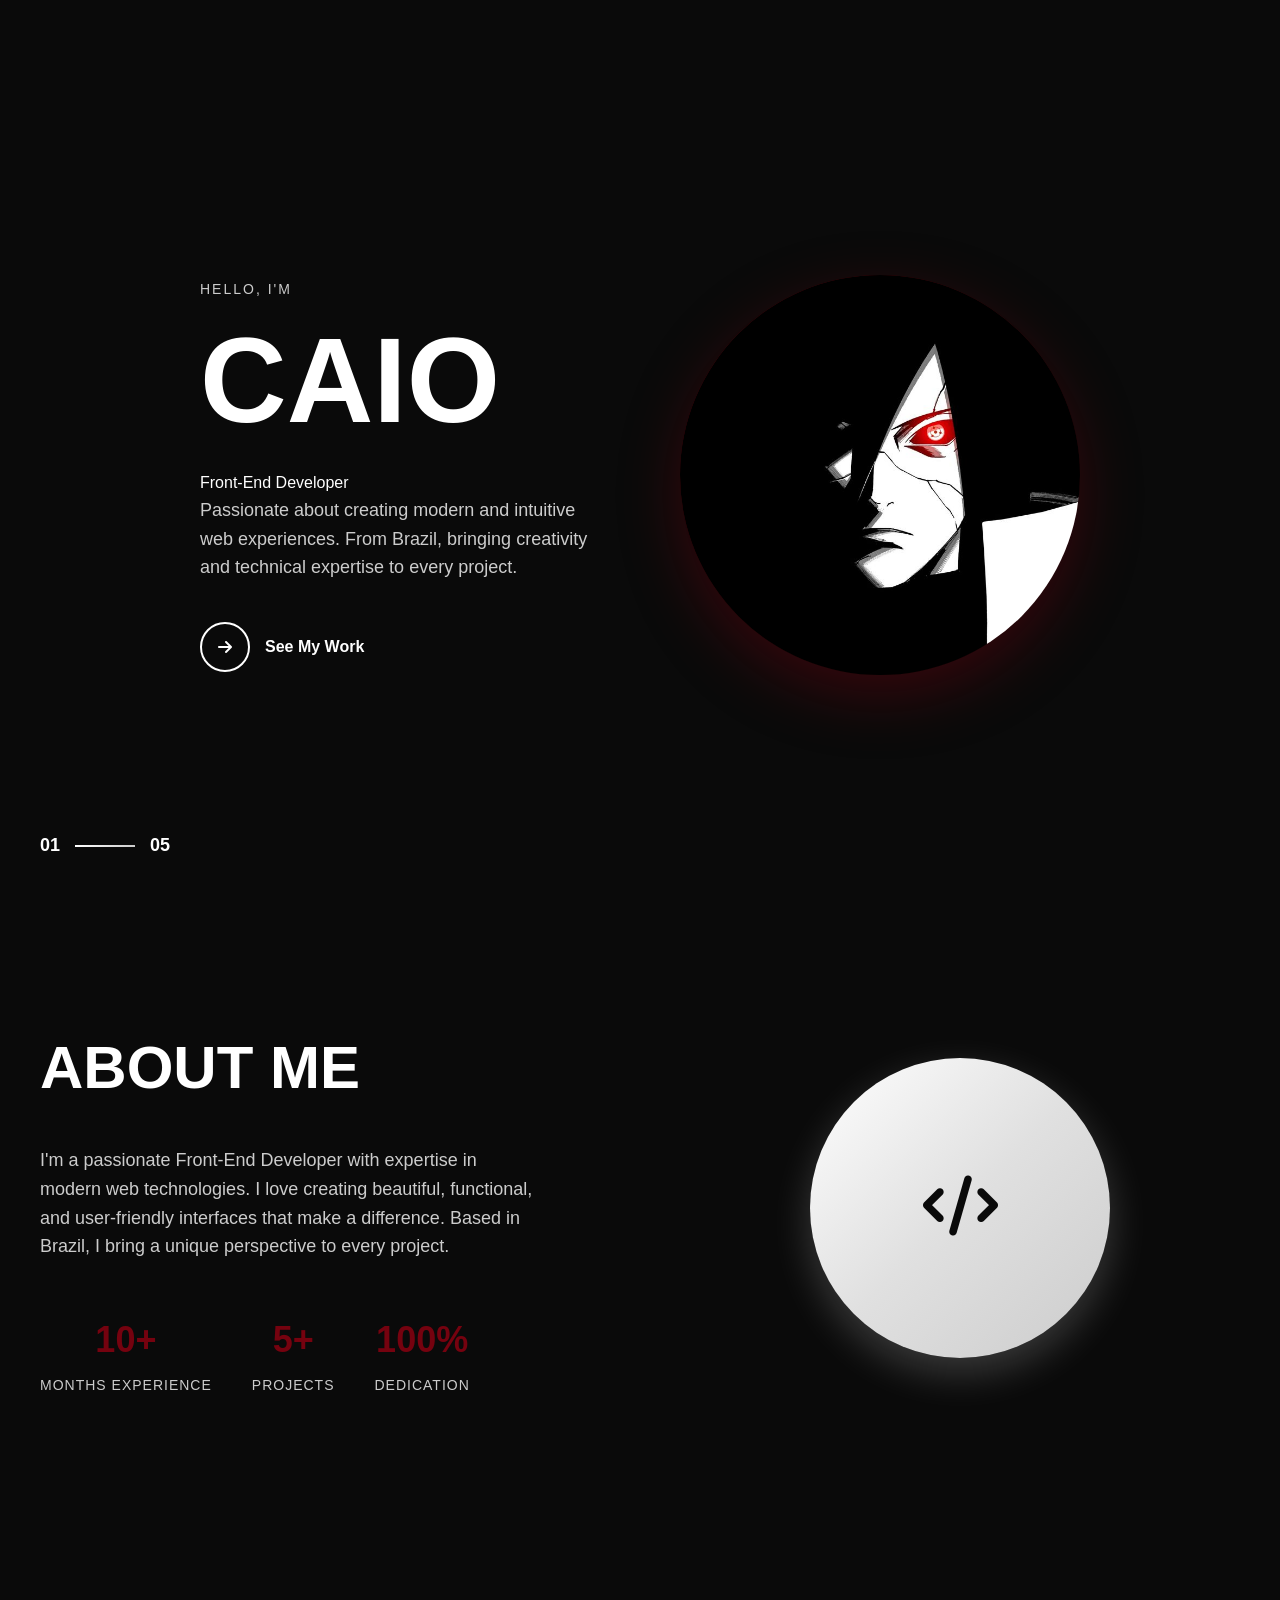
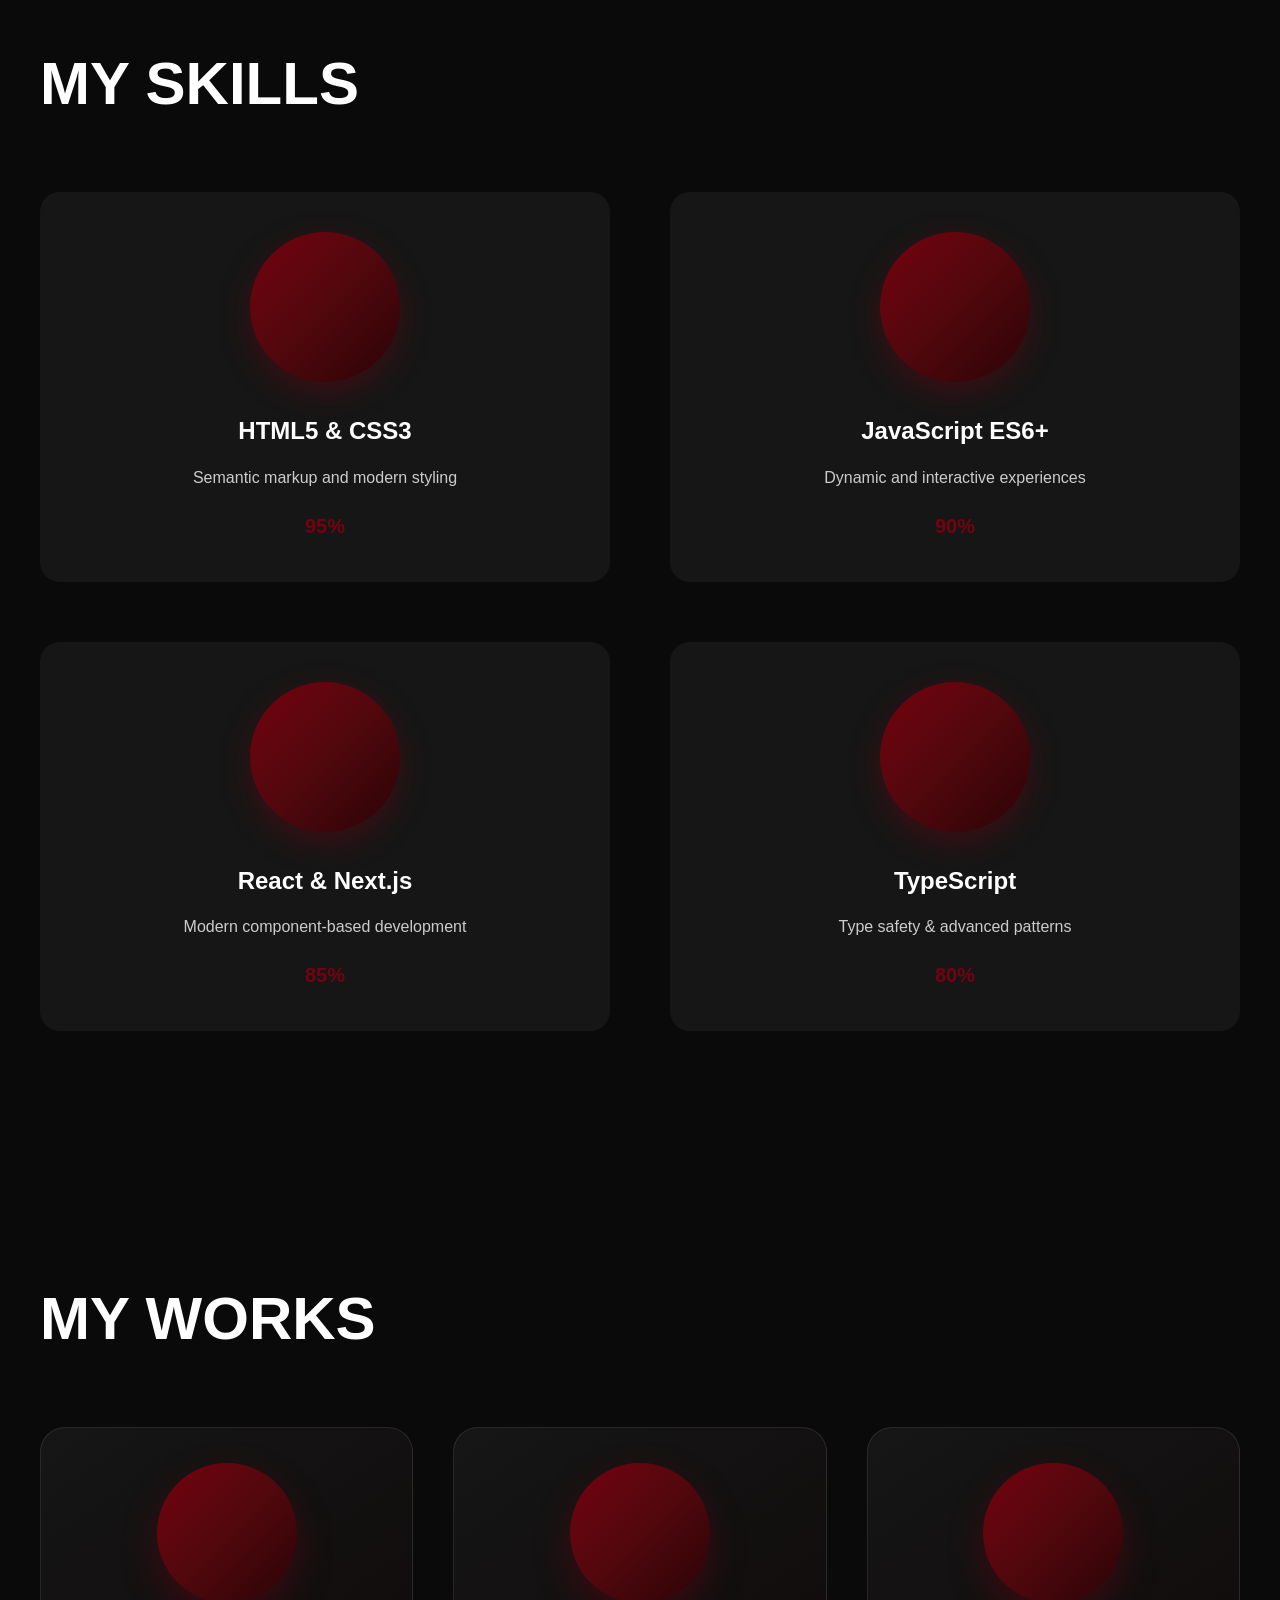
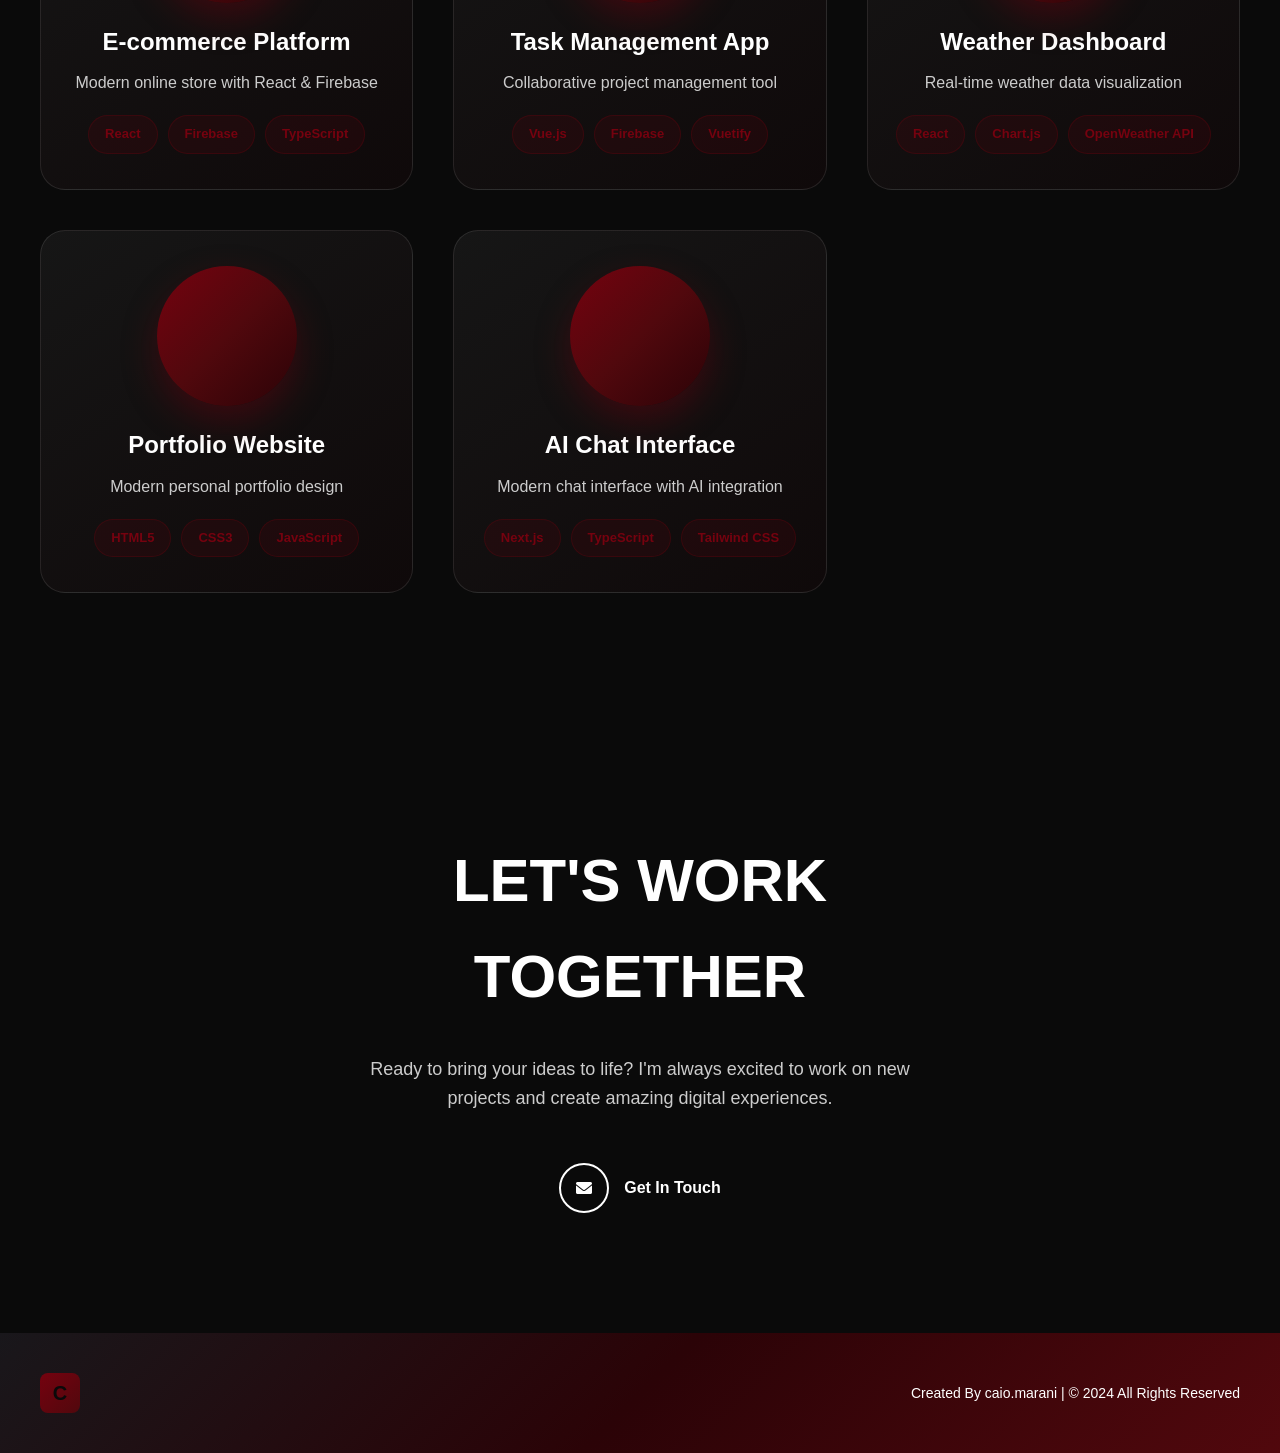
<file: index.html>
<!DOCTYPE html>
<html lang="pt-BR">
<head>
    <meta charset="UTF-8">
    <meta name="viewport" content="width=device-width, initial-scale=1.0">
    <title>Caio Marani - Portfolio</title>
    <link rel="stylesheet" href="css/style.css">
    <link rel="stylesheet" href="https://cdnjs.cloudflare.com/ajax/libs/font-awesome/6.0.0/css/all.min.css">
    <script src="js/script.js" defer></script>
</head>
<body>
    <!-- Header -->
    <header class="header">
        <div class="container">
            <div class="nav-content">
                <div class="logo">
                    <div class="logo-icon">CM</div>
                </div>
                <nav class="nav-links">
                    <a href="#home" class="nav-link active" data-translate="nav.home">HOME</a>
                    <a href="#about" class="nav-link" data-translate="nav.about">ABOUT</a>
                    <a href="#skills" class="nav-link" data-translate="nav.skills">SKILLS</a>
                    <a href="#works" class="nav-link" data-translate="nav.works">WORKS</a>
                    <a href="#contact" class="nav-link" data-translate="nav.contact">CONTACT</a>
                </nav>
                <div class="nav-buttons">
                    <button class="language-toggle" id="languageToggle">
                        <span class="language-icon">🇧🇷</span>
                    </button>
                    <button class="theme-toggle" id="themeToggle">
                        <span class="theme-icon">🌙</span>
                    </button>
                </div>
            </div>
        </div>
    </header>

    <!-- Hero Section -->
    <section id="home" class="hero-section">
        <div class="container">
            <div class="hero-content">
                <div class="hero-text">
                    <p class="hero-subtitle" data-translate="hero.subtitle">HELLO, I'M</p>
                    <h1 class="hero-title">CAIO</h1>
                    <p class="hero-role" data-translate="hero.role">Full Front-End Developer</p>
                    <p class="hero-description" data-translate="hero.description">
                        Passionate about creating modern and intuitive web experiences with cutting-edge front-end technologies. 
                        From Brazil, bringing creativity and technical expertise to every project.
                    </p>
                    <button class="cta-button">
                        <div class="button-circle">
                            <i class="fas fa-arrow-right"></i>
                        </div>
                        <span data-translate="hero.cta">See My Work</span>
                    </button>
                </div>
                <div class="hero-visual">
                    <div class="red-circle">
                        <img src="img/profile.jpg" alt="Caio Marani" class="hero-profile-photo">
                    </div>
                </div>
            </div>
        </div>
        
        <!-- Pagination -->
        <div class="pagination">
            <span class="current-page">01</span>
            <div class="pagination-line"></div>
            <span class="total-pages">05</span>
        </div>
    </section>

    <!-- About Section -->
    <section id="about" class="about-section">
        <div class="container">
            <div class="about-content">
                <div class="about-text">
                    <h2 class="section-title" data-translate="about.title">About Me</h2>
                    <p class="about-description" data-translate="about.description">
                        I'm a passionate Full Front-End Developer with expertise in modern web technologies and advanced front-end frameworks. 
                        I love creating beautiful, functional, and user-friendly interfaces that make a difference.
                        Based in Brazil, I bring a unique perspective to every project.
                    </p>
                    <div class="design-stats">
                        <div class="stat-item">
                            <span class="stat-number">10+</span>
                            <span class="stat-label" data-translate="about.stats.experience">Months Experience</span>
                        </div>
                        <div class="stat-item">
                            <span class="stat-number">5+</span>
                            <span class="stat-label" data-translate="about.stats.projects">Projects</span>
                        </div>
                        <div class="stat-item">
                            <span class="stat-number">100%</span>
                            <span class="stat-label" data-translate="about.stats.dedication">Dedication</span>
                        </div>
                    </div>
                </div>
                <div class="about-visual">
                    <div class="design-circle">
                        <div class="design-icon">
                            <i class="fas fa-code"></i>
                        </div>
                    </div>
                </div>
            </div>
        </div>
    </section>

    <!-- Skills Section -->
    <section id="skills" class="skills-section">
        <div class="container">
            <h2 class="section-title" data-translate="skills.title">My Skills</h2>
            <div class="skills-grid">
                <div class="skill-item">
                    <div class="skill-visual">
                        <div class="skill-circle"></div>
                    </div>
                    <h3>HTML5 & CSS3</h3>
                    <p data-translate="skills.html.description">Semantic markup, CSS Grid, Flexbox & Animations</p>
                    <div class="skill-level">
                        <span class="skill-percentage">95%</span>
                    </div>
                </div>
                <div class="skill-item">
                    <div class="skill-visual">
                        <div class="skill-circle"></div>
                    </div>
                    <h3>JavaScript ES6+</h3>
                    <p data-translate="skills.js.description">Modern JS, Async/Await, Modules & APIs</p>
                    <div class="skill-level">
                        <span class="skill-percentage">90%</span>
                    </div>
                </div>
                <div class="skill-item">
                    <div class="skill-visual">
                        <div class="skill-circle"></div>
                    </div>
                    <h3>React & Next.js</h3>
                    <p data-translate="skills.react.description">Hooks, Context, SSR & Performance</p>
                    <div class="skill-level">
                        <span class="skill-percentage">85%</span>
                    </div>
                </div>
                <div class="skill-item">
                    <div class="skill-visual">
                        <div class="skill-circle"></div>
                    </div>
                    <h3>TypeScript</h3>
                    <p data-translate="skills.typescript.description">Type safety & advanced patterns</p>
                    <div class="skill-level">
                        <span class="skill-percentage">80%</span>
                    </div>
                </div>
            </div>
        </div>
    </section>

    <!-- Works Section -->
    <section id="works" class="works-section">
        <div class="container">
            <h2 class="section-title" data-translate="works.title">My Works</h2>
            <div class="works-grid">
                <div class="work-card" data-project="1">
                    <div class="work-preview">
                        <div class="work-image">
                            <div class="work-circle"></div>
                        </div>
                        <h3>E-commerce Platform</h3>
                        <p>Modern online store with React & Firebase</p>
                        <div class="work-tech">
                            <span>React</span>
                            <span>Firebase</span>
                            <span>TypeScript</span>
                        </div>
                    </div>
                </div>

                <div class="work-card" data-project="2">
                    <div class="work-preview">
                        <div class="work-image">
                            <div class="work-circle"></div>
                        </div>
                        <h3>Task Management App</h3>
                        <p>Collaborative project management tool</p>
                        <div class="work-tech">
                            <span>Vue.js</span>
                            <span>Firebase</span>
                            <span>Vuetify</span>
                        </div>
                    </div>
                </div>

                <div class="work-card" data-project="3">
                    <div class="work-preview">
                        <div class="work-image">
                            <div class="work-circle"></div>
                        </div>
                        <h3>Weather Dashboard</h3>
                        <p>Real-time weather data visualization</p>
                        <div class="work-tech">
                            <span>React</span>
                            <span>Chart.js</span>
                            <span>OpenWeather API</span>
                        </div>
                    </div>
                </div>

                <div class="work-card" data-project="4">
                    <div class="work-preview">
                        <div class="work-image">
                            <div class="work-circle"></div>
                        </div>
                        <h3>Portfolio Website</h3>
                        <p>Modern personal portfolio design</p>
                        <div class="work-tech">
                            <span>HTML5</span>
                            <span>CSS3</span>
                            <span>JavaScript</span>
                        </div>
                    </div>
                </div>

                <div class="work-card" data-project="5">
                    <div class="work-preview">
                        <div class="work-image">
                            <div class="work-circle"></div>
                        </div>
                        <h3>AI Chat Interface</h3>
                        <p>Modern chat interface with AI integration</p>
                        <div class="work-tech">
                            <span>Next.js</span>
                            <span>TypeScript</span>
                            <span>Tailwind CSS</span>
                        </div>
                    </div>
                </div>
            </div>
        </div>
    </section>

    <!-- Modal Container -->
    <div id="projectModal" class="modal">
        <div class="modal-content">
            <span class="modal-close">&times;</span>
            <div class="modal-body">
                <h3 id="modalTitle"></h3>
                <p id="modalDescription"></p>
                <div class="modal-features">
                    <h4>Key Features:</h4>
                    <ul id="modalFeatures"></ul>
                </div>
                <div class="modal-links">
                    <a href="#" class="modal-link">Live Demo</a>
                    <a href="#" class="modal-link">GitHub</a>
                </div>
            </div>
        </div>
    </div>

    <!-- Contact Modal -->
    <div id="contactModal" class="modal">
        <div class="modal-content contact-modal">
            <span class="modal-close">&times;</span>
            <div class="modal-body">
                <h3>Get In Touch</h3>
                <form id="contactForm" class="contact-form">
                    <div class="form-group">
                        <label for="contactName">Nome</label>
                        <input type="text" id="contactName" name="name" required>
                    </div>
                    <div class="form-group">
                        <label for="contactEmail">Email</label>
                        <input type="email" id="contactEmail" name="email" required>
                    </div>
                    <div class="form-group">
                        <label for="contactMessage">Mensagem</label>
                        <textarea id="contactMessage" name="message" rows="5" required></textarea>
                    </div>
                    <button type="submit" class="contact-submit-btn">
                        <div class="button-circle">
                            <i class="fas fa-paper-plane"></i>
                        </div>
                        <span>Enviar Mensagem</span>
                    </button>
                </form>
            </div>
        </div>
    </div>

    <!-- Contact Section -->
    <section id="contact" class="contact-section">
        <div class="container">
                            <div class="contact-content">
                    <h2 class="section-title" data-translate="contact.title">Let's Work Together</h2>
                    <p class="contact-description" data-translate="contact.description">
                        Ready to bring your ideas to life? I'm always excited to work on new front-end projects 
                        and create amazing digital experiences with cutting-edge technologies.
                    </p>
                    <button class="contact-button" id="contactButton">
                        <div class="button-circle">
                            <i class="fas fa-envelope"></i>
                        </div>
                        <span data-translate="contact.cta">Get In Touch</span>
                    </button>
                </div>
        </div>
    </section>

    <!-- Footer -->
    <footer class="footer">
        <div class="container">
            <div class="footer-content">
                <div class="footer-logo">
                    <div class="logo-icon">C</div>
                </div>
                <p class="footer-text">Created By caio.marani | © 2024 All Rights Reserved</p>
            </div>
        </div>
    </footer>
</body>
</html>
</file>
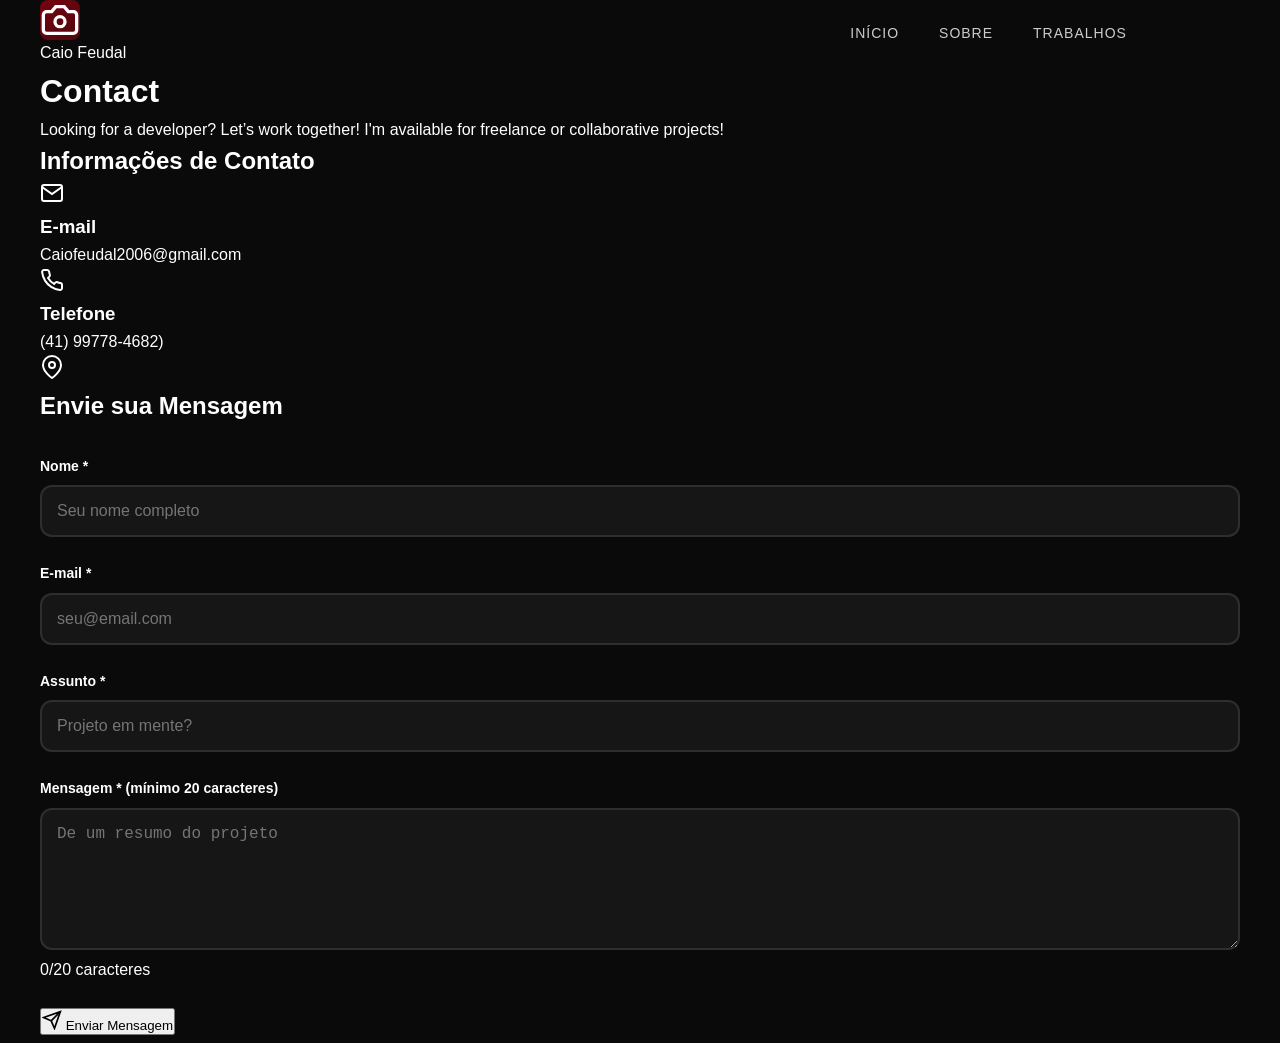
<file: contato.html>
<!DOCTYPE html>
<html lang="pt-BR">
<head>
    <meta charset="UTF-8">
    <meta name="viewport" content="width=device-width, initial-scale=1.0">
    <title>Feudal - Portifolio</title>
    <meta name="description" content="portifolio de Caio Feudal - Front-End Developer">
    <link rel="stylesheet" href="css/style.css">
</head>
<body>
    <div class="page-wrapper">
        <!-- Navigation -->
        <nav class="navbar">
            <div class="container">
                <div class="nav-content">
                    <div class="logo">
                        <svg class="logo-icon" width="32" height="32" viewBox="0 0 24 24" fill="none" stroke="currentColor" stroke-width="2">
                            <path d="M14.5 4h-5L7 7H4a2 2 0 0 0-2 2v9a2 2 0 0 0 2 2h16a2 2 0 0 0 2-2V9a2 2 0 0 0-2-2h-3l-2.5-3z"></path>
                            <circle cx="12" cy="13" r="3"></circle>
                        </svg>
                        <span class="logo-text">Caio Feudal</span>
                    </div>
                    <div class="nav-links">
                        <a href="index.html" class="nav-link">Início</a>
                        <a href="sobre.html" class="nav-link">Sobre</a>
                        <a href="galeria.html" class="nav-link">Trabalhos</a>
                        <a href="contato.html" class="nav-link active">Contato</a>
                    </div>
                </div>
            </div>
        </nav>

        <main class="main-content">
            <!-- Header -->
            <header class="page-header">
                <div class="container">
                    <h1 class="page-title">Contact</h1>
                    <p class="page-description">
                        Looking for a developer? Let’s work together! I'm available for freelance or collaborative projects!
                    </p>
                </div>
            </header>

            <div class="container">
                <div class="contact-grid">
                    <!-- Contact Information -->
                    <section class="contact-info">
                        <div class="contact-card">
                            <h2 class="contact-title">Informações de Contato</h2>
                            
                            <div class="contact-item">
                                <div class="contact-icon blue-gradient">
                                    <svg width="24" height="24" viewBox="0 0 24 24" fill="none" stroke="currentColor" stroke-width="2">
                                        <path d="M4 4h16c1.1 0 2 .9 2 2v12c0 1.1-.9 2-2 2H4c-1.1 0-2-.9-2-2V6c0-1.1.9-2 2-2z"></path>
                                        <polyline points="22,6 12,13 2,6"></polyline>
                                    </svg>
                                </div>
                                <div class="contact-details">
                                    <h3 class="contact-label">E-mail</h3>
                                    <p class="contact-value">Caiofeudal2006@gmail.com</p>
                                </div>
                            </div>

                            <div class="contact-item">
                                <div class="contact-icon purple-gradient">
                                    <svg width="24" height="24" viewBox="0 0 24 24" fill="none" stroke="currentColor" stroke-width="2">
                                        <path d="M22 16.92v3a2 2 0 0 1-2.18 2 19.79 19.79 0 0 1-8.63-3.07 19.5 19.5 0 0 1-6-6 19.79 19.79 0 0 1-3.07-8.67A2 2 0 0 1 4.11 2h3a2 2 0 0 1 2 1.72 12.84 12.84 0 0 0 .7 2.81 2 2 0 0 1-.45 2.11L8.09 9.91a16 16 0 0 0 6 6l1.27-1.27a2 2 0 0 1 2.11-.45 12.84 12.84 0 0 0 2.81.7A2 2 0 0 1 22 16.92z"></path>
                                    </svg>
                                </div>
                                <div class="contact-details">
                                    <h3 class="contact-label">Telefone</h3>
                                    <p class="contact-value">(41) 99778-4682)</p>
                                </div>
                            </div>

                            <div class="contact-item">
                                <div class="contact-icon pink-gradient">
                                    <svg width="24" height="24" viewBox="0 0 24 24" fill="none" stroke="currentColor" stroke-width="2">
                                        <path d="M21 10c0 7-9 13-9 13s-9-6-9-13a9 9 0 0 1 18 0z"></path>
                                        <circle cx="12" cy="10" r="3"></circle>
                                    </svg>
                        </div>
                        </div>
                    </section>

                    <!-- Contact Form -->
                    <section class="contact-form-section">
                        <div class="contact-card">
                            <h2 class="contact-title">Envie sua Mensagem</h2>
                            
                            <!-- Status Messages -->
                            <div id="successMessage" class="message success-message" style="display: none;">
                                <svg class="message-icon" width="24" height="24" viewBox="0 0 24 24" fill="none" stroke="currentColor" stroke-width="2">
                                    <path d="M22 11.08V12a10 10 0 1 1-5.93-9.14"></path>
                                    <polyline points="22,4 12,14.01 9,11.01"></polyline>
                                </svg>
                                <div>
                                    <h4 class="message-title">Mensagem enviada com sucesso!</h4>
                                    <p class="message-text">Entrarei em contato em breve.</p>
                                </div>
                            </div>

                            <div id="errorMessage" class="message error-message" style="display: none;">
                                <svg class="message-icon" width="24" height="24" viewBox="0 0 24 24" fill="none" stroke="currentColor" stroke-width="2">
                                    <circle cx="12" cy="12" r="10"></circle>
                                    <line x1="15" y1="9" x2="9" y2="15"></line>
                                    <line x1="9" y1="9" x2="15" y2="15"></line>
                                </svg>
                                <div>
                                    <h4 class="message-title">Erro ao enviar mensagem</h4>
                                    <p class="message-text">Verifique os dados e tente novamente.</p>
                                </div>
                            </div>

                            <form id="contactForm" class="contact-form">
                                <!-- Nome -->
                                <div class="form-group">
                                    <label for="nome" class="form-label">Nome *</label>
                                    <input type="text" id="nome" name="nome" class="form-input" placeholder="Seu nome completo">
                                    <div class="error-text" id="nomeError"></div>
                                </div>

                                <!-- Email -->
                                <div class="form-group">
                                    <label for="email" class="form-label">E-mail *</label>
                                    <input type="email" id="email" name="email" class="form-input" placeholder="seu@email.com">
                                    <div class="error-text" id="emailError"></div>
                                </div>

                                <!-- Assunto -->
                                <div class="form-group">
                                    <label for="assunto" class="form-label">Assunto *</label>
                                    <input type="text" id="assunto" name="assunto" class="form-input" placeholder="Projeto em mente?">
                                    <div class="error-text" id="assuntoError"></div>
                                </div>

                                <!-- Mensagem -->
                                <div class="form-group">
                                    <label for="mensagem" class="form-label">Mensagem * (mínimo 20 caracteres)</label>
                                    <textarea id="mensagem" name="mensagem" rows="6" class="form-input form-textarea" placeholder="De um resumo do projeto"></textarea>
                                    <div class="form-footer">
                                        <div class="error-text" id="mensagemError"></div>
                                        <div class="char-counter">
                                            <span id="charCount">0</span>/20 caracteres
                                        </div>
                                    </div>
                                </div>

                                <!-- Submit Button -->
                                <button type="submit" id="submitBtn" class="form-submit">
                                    <svg class="submit-icon" width="20" height="20" viewBox="0 0 24 24" fill="none" stroke="currentColor" stroke-width="2">
                                        <line x1="22" y1="2" x2="11" y2="13"></line>
                                        <polygon points="22,2 15,22 11,13 2,9 22,2"></polygon>
                                    </svg>
                                    <span id="submitText">Enviar Mensagem</span>
                                </button>
                            </form>
                        </div>
                    </section>
                </div>
            </div>
        </main>
    </div>

    <script src="js/script.js"></script>
</body>
</html>
</file>
<file: css/style.css>
/* CSS Variables for themes */
:root {
    /* Dark theme (default) */
    --bg-primary: #0a0a0a;
    --bg-secondary: rgba(255, 255, 255, 0.05);
    --bg-hover: rgba(255, 255, 255, 0.1);
    --text-primary: #ffffff;
    --text-secondary: #cccccc;
    --accent-primary: #75020f;
    --accent-secondary: #51080d;
    --accent-tertiary: #2b0307;
    --border-color: rgba(255, 255, 255, 0.1);
    --shadow-color: rgba(117, 2, 15, 0.4);
    --modal-bg: rgba(0, 0, 0, 0.9);
    --footer-bg: linear-gradient(135deg, #19171b 0%, #2b0307 50%, #51080d 100%);
}

[data-theme="light"] {
    --bg-primary: #ffffff;
    --bg-secondary: rgba(0, 0, 0, 0.05);
    --bg-hover: rgba(0, 0, 0, 0.1);
    --text-primary: #1a1a1a;
    --text-secondary: #666666;
    --accent-primary: #75020f;
    --accent-secondary: #51080d;
    --accent-tertiary: #2b0307;
    --border-color: rgba(0, 0, 0, 0.1);
    --shadow-color: rgba(117, 2, 15, 0.3);
    --modal-bg: rgba(0, 0, 0, 0.8);
    --footer-bg: linear-gradient(135deg, #f5f5f5 0%, #e0e0e0 50%, #cccccc 100%);
}

/* Reset e configurações base */
* {
    margin: 0;
    padding: 0;
    box-sizing: border-box;
}

body {
    font-family: 'Arial', sans-serif;
    line-height: 1.6;
    color: var(--text-primary);
    background-color: var(--bg-primary);
    overflow-x: hidden;
    scroll-behavior: smooth;
    transition: background-color 0.3s ease, color 0.3s ease;
}

body.modal-open {
    overflow: hidden !important;
    position: fixed !important;
    width: 100% !important;
    top: 0 !important;
    left: 0 !important;
}

.container {
    max-width: 1400px;
    margin: 0 auto;
    padding: 0 40px;
}

/* Header */
.header {
    background-color: var(--bg-primary);
    backdrop-filter: blur(15px);
    -webkit-backdrop-filter: blur(15px);
    padding: 30px 0;
    position: fixed;
    top: 0;
    left: 0;
    right: 0;
    z-index: 1000;
    transition: all 0.5s cubic-bezier(0.4, 0, 0.2, 1);
    transform: translateY(-100%);
    border-bottom: 1px solid var(--border-color);
}

.header.scrolled {
    transform: translateY(0);
    box-shadow: 0 8px 32px rgba(0, 0, 0, 0.15);
    border-bottom: 1px solid var(--accent-primary);
}

.header.scrolled-up {
    transform: translateY(0);
}

.header.scrolled-down {
    transform: translateY(-100%);
}

.nav-content {
    display: flex;
    align-items: center;
    justify-content: space-between;
}

.logo-icon {
    width: 40px;
    height: 40px;
    background: linear-gradient(135deg, var(--accent-primary), var(--accent-secondary));
    border-radius: 8px;
    display: flex;
    align-items: center;
    justify-content: center;
    font-weight: bold;
    font-size: 20px;
    color: #ffffff;
}

.nav-links {
    display: flex;
    gap: 40px;
    position: relative;
}

/* Animated underline indicator */
.nav-links::after {
    content: '';
    position: absolute;
    bottom: -5px;
    height: 3px;
    background: linear-gradient(90deg, var(--accent-primary), var(--accent-secondary));
    border-radius: 2px;
    transition: all 0.4s cubic-bezier(0.4, 0, 0.2, 1);
    width: 0;
    left: 0;
    opacity: 0;
}

.nav-links.has-active::after {
    opacity: 1;
}

.nav-link {
    color: var(--text-secondary);
    text-decoration: none;
    font-weight: 500;
    font-size: 14px;
    letter-spacing: 1px;
    text-transform: uppercase;
    transition: all 0.3s cubic-bezier(0.4, 0, 0.2, 1);
    padding: 8px 0;
    position: relative;
}

.nav-link:hover {
    color: var(--accent-primary);
    transform: translateY(-2px);
}

.nav-link.active {
    color: var(--accent-primary);
    text-shadow: 0 0 20px #75020f, 0 0 30px #75020f80, 0 0 40px #75020f40;
    animation: activePulse 2s ease-in-out infinite;
}

.nav-link::after {
    content: '';
    position: absolute;
    bottom: 0;
    left: 0;
    width: 0;
    height: 2px;
    background: linear-gradient(90deg, var(--accent-primary), var(--accent-secondary));
    transition: width 0.3s cubic-bezier(0.4, 0, 0.2, 1);
    border-radius: 1px;
}

.nav-link:hover::after {
    width: 100%;
}

.nav-link.active::after {
    width: 100%;
    box-shadow: 0 0 15px #75020f, 0 0 25px #75020f80, 0 0 35px #75020f40;
}

/* Slide-in animation for nav links */
.nav-link {
    opacity: 0;
    transform: translateY(20px);
    animation: slideInNav 0.6s cubic-bezier(0.4, 0, 0.2, 1) forwards;
}

.nav-link:nth-child(1) { animation-delay: 0.1s; }
.nav-link:nth-child(2) { animation-delay: 0.2s; }
.nav-link:nth-child(3) { animation-delay: 0.3s; }
.nav-link:nth-child(4) { animation-delay: 0.4s; }
.nav-link:nth-child(5) { animation-delay: 0.5s; }

@keyframes slideInNav {
    to {
        opacity: 1;
        transform: translateY(0);
    }
}

/* Pulse animation for active link */
@keyframes activePulse {
    0%, 100% {
        text-shadow: 0 0 20px #75020f, 0 0 30px #75020f80, 0 0 40px #75020f40;
    }
    50% {
        text-shadow: 0 0 30px #75020f, 0 0 45px #75020f, 0 0 60px #75020f80;
    }
}

/* Navigation Buttons Container */
.nav-buttons {
    display: flex;
    gap: 15px;
    align-items: center;
}

/* Language Toggle Button */
.language-toggle {
    background: none;
    border: 2px solid var(--border-color);
    border-radius: 50%;
    width: 45px;
    height: 45px;
    display: flex;
    align-items: center;
    justify-content: center;
    cursor: pointer;
    transition: all 0.3s ease;
    background-color: var(--bg-secondary);
}

.language-toggle:hover {
    border-color: var(--accent-primary);
    transform: scale(1.1);
}

.language-icon {
    font-size: 18px;
    transition: transform 0.3s ease;
}

.language-toggle:hover .language-icon {
    transform: rotate(180deg);
}

/* Theme Toggle Button */
.theme-toggle {
    background: none;
    border: 2px solid var(--border-color);
    border-radius: 50%;
    width: 45px;
    height: 45px;
    display: flex;
    align-items: center;
    justify-content: center;
    cursor: pointer;
    transition: all 0.3s ease;
    background-color: var(--bg-secondary);
}

.theme-toggle:hover {
    border-color: var(--accent-primary);
    transform: scale(1.1);
}

.theme-icon {
    font-size: 18px;
    transition: transform 0.3s ease;
}

.theme-toggle:hover .theme-icon {
    transform: rotate(180deg);
}

/* Theme transition for all elements */
* {
    transition: background-color 0.3s ease, color 0.3s ease, border-color 0.3s ease, box-shadow 0.3s ease;
}

/* Hero Section */
.hero-section {
    padding: 150px 0 100px;
    background-color: var(--bg-primary);
    position: relative;
    min-height: 100vh;
    display: flex;
    align-items: center;
    transition: background-color 0.3s ease;
}

.hero-content {
    display: flex;
    align-items: center;
    justify-content: space-between;
    gap: 80px;
}

.hero-text {
    flex: 1;
    max-width: 500px;
}

.hero-subtitle {
    font-size: 14px;
    color: var(--text-secondary);
    text-transform: uppercase;
    letter-spacing: 2px;
    margin-bottom: 20px;
}

.hero-title {
    font-size: 120px;
    font-weight: 900;
    color: var(--text-primary);
    margin-bottom: 30px;
    line-height: 1;
    text-transform: uppercase;
}

.hero-description {
    font-size: 18px;
    color: var(--text-secondary);
    margin-bottom: 40px;
    line-height: 1.6;
    max-width: 400px;
}

.cta-button {
    display: flex;
    align-items: center;
    gap: 15px;
    background: none;
    border: none;
    color: var(--text-primary);
    font-size: 16px;
    font-weight: 600;
    cursor: pointer;
    transition: all 0.3s ease;
}

.button-circle {
    width: 50px;
    height: 50px;
    border: 2px solid var(--text-primary);
    border-radius: 50%;
    display: flex;
    align-items: center;
    justify-content: center;
    transition: all 0.3s ease;
}

.cta-button:hover .button-circle {
    background-color: var(--text-primary);
    color: var(--bg-primary);
}

.hero-visual {
    flex: 1;
    display: flex;
    justify-content: center;
    align-items: center;
}

.red-circle {
    width: 400px;
    height: 400px;
    border-radius: 50%;
    background: linear-gradient(135deg, var(--accent-primary) 0%, var(--accent-secondary) 50%, var(--accent-tertiary) 100%);
    display: flex;
    align-items: center;
    justify-content: center;
    position: relative;
    box-shadow: 0 20px 60px var(--shadow-color);
}

.profile-element {
    width: 200px;
    height: 300px;
    background: linear-gradient(135deg, #75020f, #51080d);
    border-radius: 20px;
    position: relative;
    transform: rotate(-5deg);
}

.profile-element::before {
    content: '';
    position: absolute;
    top: 20%;
    left: 50%;
    transform: translateX(-50%);
    width: 80px;
    height: 80px;
    background: #75020f;
    border-radius: 50%;
}

.profile-element::after {
    content: '';
    position: absolute;
    bottom: 30%;
    left: 50%;
    transform: translateX(-50%);
    width: 120px;
    height: 80px;
    background: #75020f;
    border-radius: 40px;
}

.hero-profile-photo {
    width: 100%;
    height: 100%;
    object-fit: cover;
    border-radius: 50%;
    transition: transform 0.3s ease;
}

.hero-profile-photo:hover {
    transform: scale(1.05);
}

/* Pagination */
.pagination {
    position: absolute;
    bottom: 40px;
    left: 40px;
    display: flex;
    align-items: center;
    gap: 15px;
}

.current-page, .total-pages {
    font-size: 18px;
    font-weight: bold;
    color: var(--text-primary);
}

.pagination-line {
    width: 60px;
    height: 2px;
    background: linear-gradient(90deg, var(--text-primary), var(--text-secondary));
}

/* About Section */
.about-section {
    padding: 120px 0;
    background-color: var(--bg-primary);
    transition: background-color 0.3s ease;
}

.about-content {
    display: flex;
    align-items: center;
    gap: 80px;
}

.about-text {
    flex: 1;
}

.section-title {
    font-size: 60px;
    font-weight: 900;
    color: var(--text-primary);
    margin-bottom: 30px;
    text-transform: uppercase;
}

.about-description {
    font-size: 18px;
    color: var(--text-secondary);
    margin-bottom: 50px;
    line-height: 1.6;
    max-width: 500px;
}

.design-stats {
    display: flex;
    gap: 40px;
}

.stat-item {
    display: flex;
    flex-direction: column;
    align-items: center;
}

.stat-number {
    font-size: 36px;
    font-weight: 900;
    color: var(--accent-primary);
    margin-bottom: 5px;
}

.stat-label {
    font-size: 14px;
    color: var(--text-secondary);
    text-transform: uppercase;
    letter-spacing: 1px;
}

.about-visual {
    flex: 1;
    display: flex;
    justify-content: center;
}

.design-circle {
    width: 300px;
    height: 300px;
    border-radius: 50%;
    background: linear-gradient(135deg, #ffffff 0%, #e0e0e0 50%, #cccccc 100%);
    display: flex;
    align-items: center;
    justify-content: center;
    box-shadow: 0 15px 40px rgba(255, 255, 255, 0.2);
}

.design-icon {
    font-size: 60px;
    color: #0a0a0a;
}

.profile-photo {
    width: 100%;
    height: 100%;
    object-fit: cover;
    border-radius: 50%;
    transition: transform 0.3s ease;
}

.profile-photo:hover {
    transform: scale(1.05);
}

/* Skills Section */
.skills-section {
    padding: 120px 0;
    background-color: var(--bg-primary);
    transition: background-color 0.3s ease;
}

.skills-grid {
    display: grid;
    grid-template-columns: repeat(2, 1fr);
    gap: 60px;
    margin-top: 60px;
}

.skill-item {
    text-align: center;
    padding: 40px 20px;
    background: var(--bg-secondary);
    border-radius: 20px;
    transition: all 0.3s ease;
}

.skill-item:hover {
    background: var(--bg-hover);
    transform: translateY(-5px);
}

.skill-visual {
    margin-bottom: 30px;
    display: flex;
    justify-content: center;
}

.skill-circle {
    width: 150px;
    height: 150px;
    border-radius: 50%;
    background: linear-gradient(135deg, var(--accent-primary) 0%, var(--accent-secondary) 50%, var(--accent-tertiary) 100%);
    box-shadow: 0 10px 30px var(--shadow-color);
}

.skill-item h3 {
    font-size: 24px;
    font-weight: bold;
    color: var(--text-primary);
    margin-bottom: 15px;
}

.skill-item p {
    font-size: 16px;
    color: var(--text-secondary);
    line-height: 1.5;
    margin-bottom: 20px;
}

.skill-level {
    display: flex;
    justify-content: center;
}

.skill-percentage {
    font-size: 20px;
    font-weight: bold;
    color: var(--accent-primary);
}

/* Works Section */
.works-section {
    padding: 120px 0;
    background-color: var(--bg-primary);
    transition: background-color 0.3s ease;
}

.works-section .container {
    max-width: 1400px;
    margin: 0 auto;
    padding: 0 40px;
}

.works-grid {
    display: grid;
    grid-template-columns: repeat(auto-fit, minmax(320px, 1fr));
    gap: 40px;
    margin-top: 60px;
    justify-items: center;
    align-items: start;
}

.work-card {
    background: linear-gradient(145deg, var(--bg-secondary) 0%, rgba(117, 2, 15, 0.05) 100%);
    border-radius: 25px;
    padding: 35px 25px;
    text-align: center;
    cursor: pointer;
    transition: all 0.4s cubic-bezier(0.4, 0, 0.2, 1);
    border: 1px solid var(--border-color);
    position: relative;
    overflow: hidden;
    width: 100%;
    max-width: 380px;
}

.work-card:hover {
    background: var(--bg-hover);
    transform: translateY(-8px) scale(1.02);
    border-color: var(--accent-primary);
    box-shadow: 0 20px 40px #75020f30, 0 30px 60px #75020f20;
}

.work-image {
    margin-bottom: 20px;
    display: flex;
    justify-content: center;
}

.work-circle {
    width: 140px;
    height: 140px;
    border-radius: 50%;
    background: linear-gradient(135deg, var(--accent-primary) 0%, var(--accent-secondary) 50%, var(--accent-tertiary) 100%);
    box-shadow: 0 15px 35px var(--shadow-color);
    transition: all 0.3s ease;
    position: relative;
}

.work-card:hover .work-circle {
    transform: scale(1.1);
    box-shadow: 0 20px 45px #75020f60, 0 30px 60px #75020f40;
}

.work-card h3 {
    font-size: 24px;
    font-weight: bold;
    color: var(--text-primary);
    margin-bottom: 10px;
}

.work-card p {
    font-size: 16px;
    color: var(--text-secondary);
    margin-bottom: 20px;
    line-height: 1.5;
}

.work-tech {
    display: flex;
    gap: 10px;
    justify-content: center;
    flex-wrap: wrap;
}

.work-tech span {
    background: rgba(117, 2, 15, 0.15);
    color: var(--accent-primary);
    padding: 8px 16px;
    border-radius: 20px;
    font-size: 13px;
    font-weight: 600;
    border: 1px solid rgba(117, 2, 15, 0.3);
    transition: all 0.3s ease;
}

.work-card:hover .work-tech span {
    background: #75020f30;
    border-color: var(--accent-primary);
    transform: translateY(-2px);
    box-shadow: 0 5px 15px #75020f40;
}

/* Modal Styles */
.modal {
    display: none;
    position: fixed;
    z-index: 9999;
    left: 0;
    top: 0;
    width: 100%;
    height: 100%;
    background-color: var(--modal-bg);
    backdrop-filter: blur(10px);
    -webkit-backdrop-filter: blur(10px);
}

.modal.show {
    display: flex;
    align-items: center;
    justify-content: center;
}

.modal-content {
    background: var(--bg-primary);
    margin: auto;
    padding: 40px;
    border-radius: 20px;
    width: 90%;
    max-width: 600px;
    max-height: 80vh;
    overflow-y: auto;
    position: relative;
    border: 1px solid var(--accent-primary);
    animation: modalSlideIn 0.3s ease-out;
}

.modal-close {
    position: absolute;
    top: 20px;
    right: 20px;
    color: var(--text-primary);
    font-size: 28px;
    font-weight: bold;
    cursor: pointer;
    width: 40px;
    height: 40px;
    display: flex;
    align-items: center;
    justify-content: center;
    border-radius: 50%;
    transition: all 0.3s ease;
}

.modal-close:hover {
    background: var(--bg-hover);
    color: var(--accent-primary);
}

.modal-body h3 {
    font-size: 32px;
    font-weight: 900;
    color: var(--text-primary);
    margin-bottom: 20px;
    text-align: center;
}

.modal-body p {
    font-size: 18px;
    color: var(--text-secondary);
    line-height: 1.6;
    margin-bottom: 30px;
}

.modal-features h4 {
    font-size: 20px;
    font-weight: bold;
    color: var(--accent-primary);
    margin-bottom: 15px;
}

.modal-features ul {
    list-style: none;
    padding: 0;
    margin-bottom: 30px;
}

.modal-features li {
    color: var(--text-secondary);
    margin-bottom: 8px;
    padding-left: 20px;
    position: relative;
}

.modal-features li::before {
    content: '•';
    color: var(--accent-primary);
    position: absolute;
    left: 0;
    font-weight: bold;
}

.modal-links {
    display: flex;
    gap: 20px;
    justify-content: center;
}

.modal-link {
    background: linear-gradient(135deg, #75020f, #51080d);
    color: #ffffff;
    text-decoration: none;
    padding: 12px 24px;
    border-radius: 25px;
    font-weight: 600;
    transition: all 0.3s ease;
}

.modal-link:hover {
    transform: translateY(-2px);
    box-shadow: 0 5px 15px #75020f60, 0 8px 25px #75020f40;
}

/* Contact Modal Styles */
.contact-modal {
    max-width: 500px;
}

.contact-form {
    margin-top: 30px;
}

.form-group {
    margin-bottom: 25px;
    text-align: left;
}

.form-group label {
    display: block;
    margin-bottom: 8px;
    color: var(--text-primary);
    font-weight: 600;
    font-size: 14px;
}

.form-group input,
.form-group textarea {
    width: 100%;
    padding: 15px;
    border: 2px solid var(--border-color);
    border-radius: 12px;
    background: var(--bg-secondary);
    color: var(--text-primary);
    font-size: 16px;
    transition: all 0.3s ease;
    box-sizing: border-box;
}

.form-group input:focus,
.form-group textarea:focus {
    outline: none;
    border-color: var(--accent-primary);
    background: var(--bg-hover);
    box-shadow: 0 0 0 3px rgba(117, 2, 15, 0.1);
}

.form-group textarea {
    resize: vertical;
    min-height: 120px;
}

.contact-submit-btn {
    display: flex;
    align-items: center;
    gap: 15px;
    background: linear-gradient(135deg, #75020f, #51080d);
    color: #ffffff;
    border: none;
    padding: 15px 30px;
    border-radius: 25px;
    font-size: 16px;
    font-weight: 600;
    cursor: pointer;
    margin: 0 auto;
    transition: all 0.3s ease;
}

.contact-submit-btn:hover {
    transform: translateY(-2px);
    box-shadow: 0 10px 25px #75020f60;
}

.contact-submit-btn .button-circle {
    width: 40px;
    height: 40px;
    border: 2px solid #ffffff;
    border-radius: 50%;
    display: flex;
    align-items: center;
    justify-content: center;
    transition: all 0.3s ease;
}

.contact-submit-btn:hover .button-circle {
    background-color: #ffffff;
    color: #75020f;
}

/* Notification Styles */
.success-notification,
.error-notification {
    position: fixed;
    top: 20px;
    right: 20px;
    z-index: 10000;
    animation: slideInRight 0.3s ease-out;
}

.notification-content {
    display: flex;
    align-items: center;
    gap: 12px;
    padding: 16px 20px;
    border-radius: 12px;
    font-weight: 600;
    box-shadow: 0 8px 25px rgba(0, 0, 0, 0.15);
}

.success-notification .notification-content {
    background: linear-gradient(135deg, #10b981, #059669);
    color: white;
}

.error-notification .notification-content {
    background: linear-gradient(135deg, #ef4444, #dc2626);
    color: white;
}

.notification-content i {
    font-size: 20px;
}

@keyframes slideInRight {
    from {
        transform: translateX(100%);
        opacity: 0;
    }
    to {
        transform: translateX(0);
        opacity: 1;
    }
}

/* Contact Section */
.contact-section {
    padding: 120px 0;
    background-color: var(--bg-primary);
    transition: background-color 0.3s ease;
}

.contact-content {
    text-align: center;
    max-width: 600px;
    margin: 0 auto;
}

.contact-description {
    font-size: 18px;
    color: var(--text-secondary);
    margin-bottom: 50px;
    line-height: 1.6;
}

.contact-button {
    display: flex;
    align-items: center;
    gap: 15px;
    background: none;
    border: none;
    color: var(--text-primary);
    font-size: 16px;
    font-weight: 600;
    cursor: pointer;
    margin: 0 auto;
    transition: all 0.3s ease;
}

.contact-button:hover .button-circle {
    background-color: var(--text-primary);
    color: var(--bg-primary);
}

/* Footer */
.footer {
    background: var(--footer-bg);
    padding: 40px 0;
    transition: background 0.3s ease;
}

.footer-content {
    display: flex;
    align-items: center;
    justify-content: space-between;
}

.footer-logo .logo-icon {
    background: linear-gradient(135deg, #75020f, #51080d);
    color: var(--bg-primary);
}

.footer-text {
    color: var(--text-primary);
    font-size: 14px;
}

/* Animações */
@keyframes fadeInUp {
    from {
        opacity: 0;
        transform: translateY(30px);
    }
    to {
        opacity: 1;
        transform: translateY(0);
    }
}

@keyframes fadeInLeft {
    from {
        opacity: 0;
        transform: translateX(-30px);
    }
    to {
        opacity: 1;
        transform: translateX(0);
    }
}

@keyframes fadeInRight {
    from {
        opacity: 0;
        transform: translateX(30px);
    }
    to {
        opacity: 1;
        transform: translateX(0);
    }
}

@keyframes slideIn {
    from {
        opacity: 0;
        transform: translateY(50px);
    }
    to {
        opacity: 1;
        transform: translateY(0);
    }
}

@keyframes modalSlideIn {
    from {
        opacity: 0;
        transform: scale(0.9) translateY(-30px);
    }
    to {
        opacity: 1;
        transform: scale(1) translateY(0);
    }
}

.slide-in {
    animation: slideIn 0.8s ease-out;
}

.hero-text {
    animation: fadeInLeft 1s ease-out;
}

.hero-visual {
    animation: fadeInRight 1s ease-out;
}

.about-text {
    animation: fadeInLeft 1s ease-out;
}

.about-visual {
    animation: fadeInRight 1s ease-out;
}

.skill-item {
    animation: fadeInUp 0.8s ease-out;
}

.skill-item:nth-child(1) { animation-delay: 0.1s; }
.skill-item:nth-child(2) { animation-delay: 0.2s; }
.skill-item:nth-child(3) { animation-delay: 0.3s; }
.skill-item:nth-child(4) { animation-delay: 0.4s; }

/* Responsividade */
@media (max-width: 1024px) {
    .hero-title {
        font-size: 80px;
    }
    
    .section-title {
        font-size: 40px;
    }
    
    .red-circle {
        width: 300px;
        height: 300px;
    }
    
    .statue-element {
        width: 150px;
        height: 225px;
    }
}

@media (max-width: 768px) {
    .container {
        padding: 0 20px;
    }
    
    .nav-links {
        gap: 20px;
    }
    
    .nav-buttons {
        gap: 10px;
    }
    
    .language-toggle,
    .theme-toggle {
        width: 40px;
        height: 40px;
    }
    
    .hero-content {
        flex-direction: column;
        text-align: center;
        gap: 40px;
    }
    
    .hero-title {
        font-size: 60px;
    }
    
    .about-content {
        flex-direction: column;
        text-align: center;
        gap: 40px;
    }
    
    .design-stats {
        justify-content: center;
    }
    
         .skills-grid {
         grid-template-columns: 1fr;
         gap: 40px;
     }
     
     .works-grid {
         grid-template-columns: 1fr;
         gap: 30px;
     }
     
     .modal-content {
         padding: 30px;
         margin: 20px;
     }
    
    .red-circle {
        width: 250px;
        height: 250px;
    }
    
    .statue-element {
        width: 120px;
        height: 180px;
    }
}

@media (max-width: 480px) {
    .hero-title {
        font-size: 40px;
    }
    
    .section-title {
        font-size: 30px;
    }
    
    .red-circle {
        width: 200px;
        height: 200px;
    }
    
    .statue-element {
        width: 100px;
        height: 150px;
    }
    
    .design-stats {
        flex-direction: column;
        gap: 20px;
    }
}
</file>
